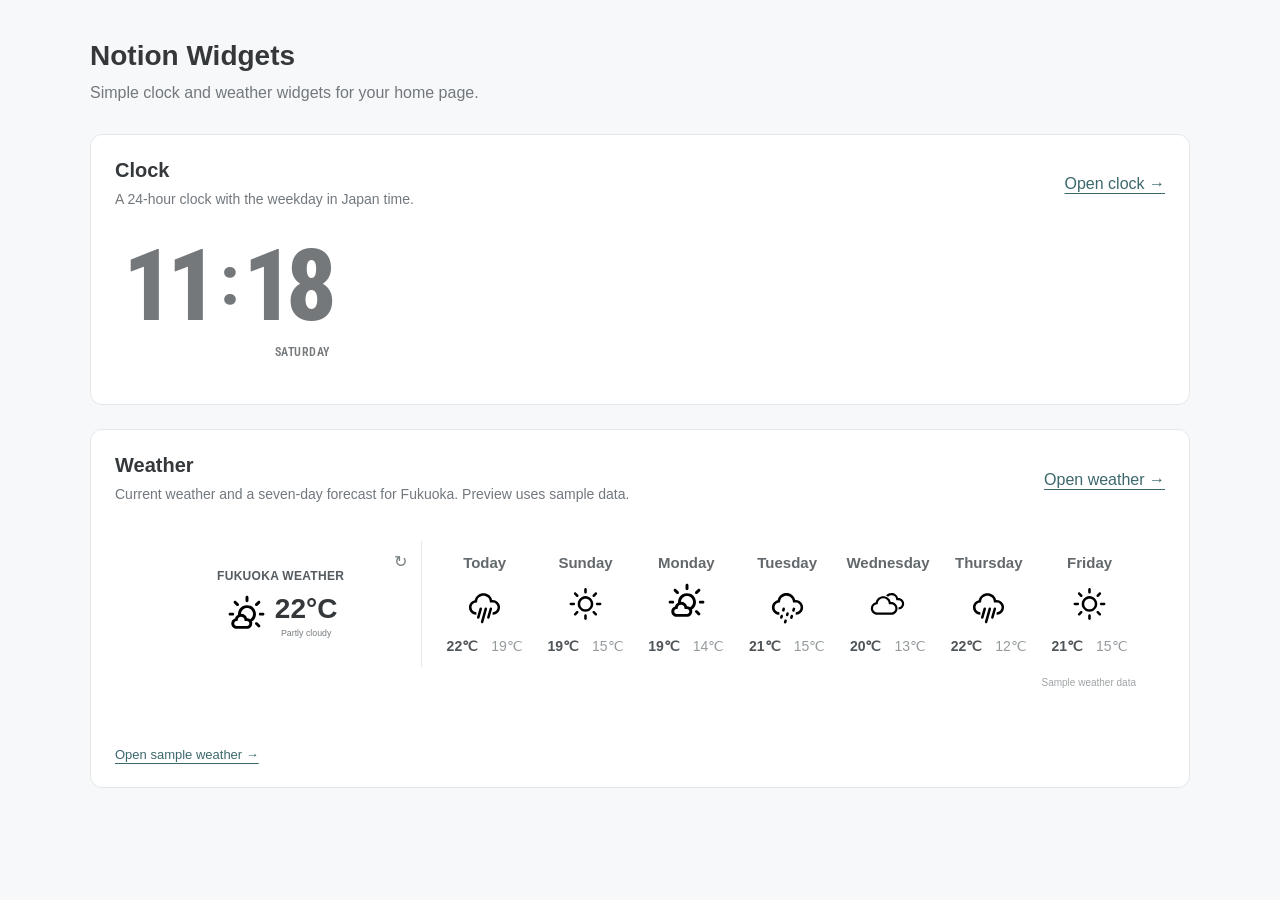
<file: index.html>
<!doctype html>
<html lang="en">
<head>
  <meta charset="utf-8">
  <meta name="viewport" content="width=device-width, initial-scale=1">
  <title>Notion Widgets</title>
  <link rel="stylesheet" href="./style.css">
</head>
<body>
  <main>
    <header class="page-header">
      <h1>Notion Widgets</h1>
      <p>Simple clock and weather widgets for your home page.</p>
    </header>
    <section class="widget" aria-labelledby="clock-title">
      <div class="widget-header">
        <div>
          <h2 id="clock-title">Clock</h2>
          <p>A 24-hour clock with the weekday in Japan time.</p>
        </div>
        <a href="./simple-clock/index.html">Open clock →</a>
      </div>
      <iframe class="clock-preview" src="./simple-clock/index.html" title="Clock preview"></iframe>
    </section>
    <section class="widget" aria-labelledby="weather-title">
      <div class="widget-header">
        <div>
          <h2 id="weather-title">Weather</h2>
          <p>Current weather and a seven-day forecast for Fukuoka. Preview uses sample data.</p>
        </div>
        <a href="./mono-weather/index.html?live=1">Open weather →</a>
      </div>
      <iframe class="weather-preview" src="./mono-weather/index.html" title="Weather preview with sample data"></iframe>
      <a class="sample-link" href="./mono-weather/index.html">Open sample weather →</a>
    </section>
  </main>
</body>
</html>
</file>
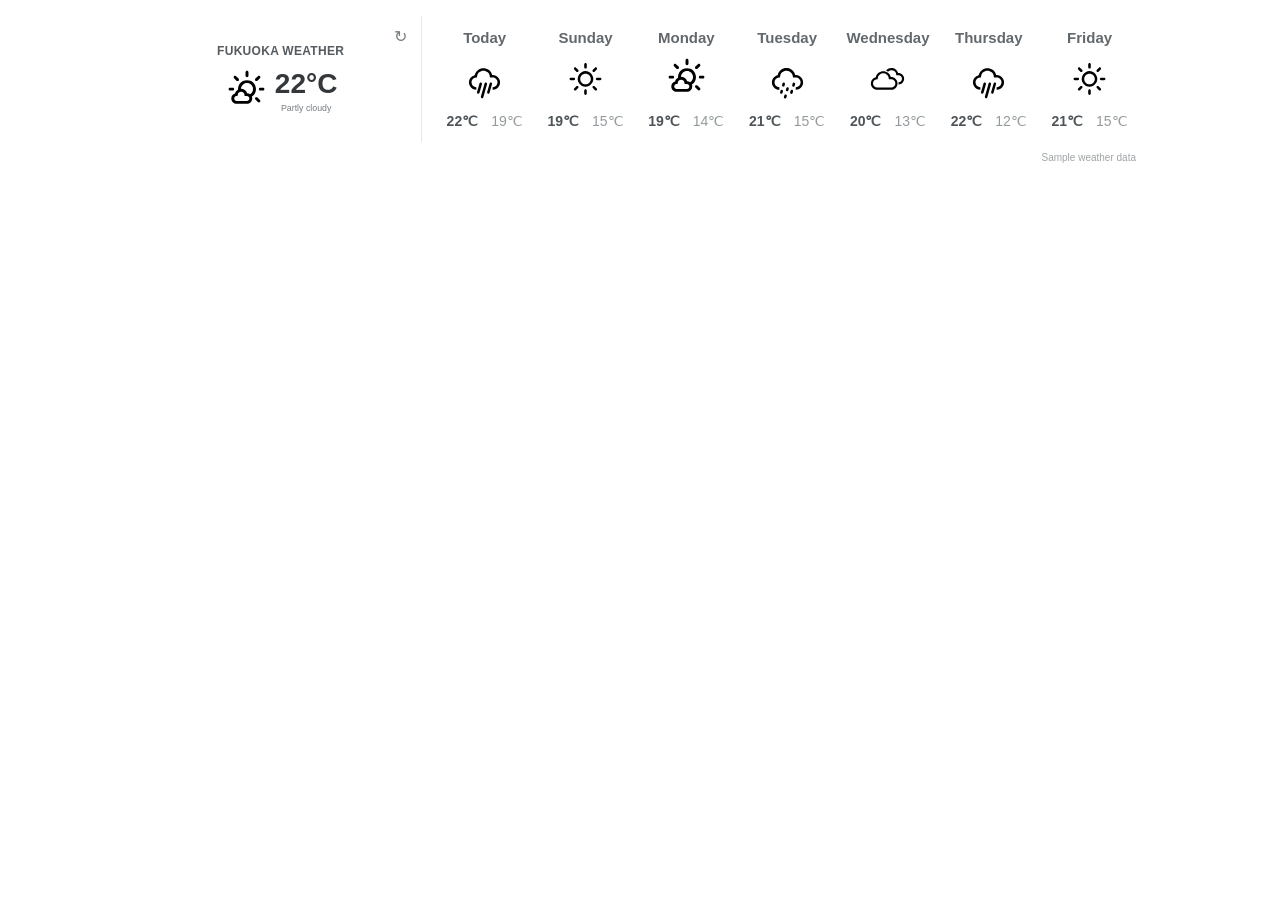
<file: mono-weather/index.html>
<!doctype html>
<html lang="en">
<head>
  <meta charset="utf-8">
  <meta name="viewport" content="width=device-width, initial-scale=1">
  <meta name="color-scheme" content="light">
  <title>Weather</title>
  <link rel="stylesheet" href="./style.css">
</head>
<body>
  <main class="weather" aria-label="Fukuoka weather">
    <p class="message" id="message" role="status">Loading weather…</p>
    <div class="weather-content" id="weather-content" hidden>
      <div class="weather-scroll">
        <div class="weather-row">
          <section class="current" aria-label="Current weather in Fukuoka">
            <p class="place">FUKUOKA WEATHER</p>
            <div class="current-reading" id="current-reading" hidden>
              <img class="current-icon" id="current-icon" alt="">
              <div>
                <div class="temperature"><span id="current-temperature">--</span>°C</div>
                <div class="condition" id="current-condition"></div>
              </div>
            </div>
            <button class="refresh" id="refresh" type="button" aria-label="Refresh weather">↻</button>
          </section>
          <section class="forecast-section" aria-label="Weekly forecast">
            <div class="forecast" id="forecast" role="list"></div>
          </section>
        </div>
      </div>
      <p class="attribution">
        Weather data by
        <a href="https://open-meteo.com/" target="_blank" rel="noreferrer">Open-Meteo</a>
      </p>
    </div>
    <button class="retry" id="retry" type="button" hidden>Retry</button>
  </main>
  <script src="./weather.js"></script>
  <script src="./mock-weather.js"></script>
  <script>
    const { fetchFukuokaForecast, forecastDayLabel, weatherForCode, createMockForecast } = WeatherWidget;

    const useMock = new URLSearchParams(location.search).get("live") !== "1";
    if (useMock) {
      document.querySelector(".attribution").textContent = "Sample weather data";
    }

    const message = document.getElementById("message");
    const retry = document.getElementById("retry");
    const refresh = document.getElementById("refresh");
    const currentReading = document.getElementById("current-reading");
    const weatherContent = document.getElementById("weather-content");
    const forecast = document.getElementById("forecast");

    function renderDay(day, index) {
      const condition = weatherForCode(day.code);
      const card = document.createElement("article");
      card.className = "day";
      card.setAttribute("role", "listitem");
      const accessibleLabel = `${forecastDayLabel(day.date, index)}: ${condition.label}, `
        + `high ${day.high} degrees, low ${day.low} degrees`;
      card.setAttribute("aria-label", accessibleLabel);

      const name = document.createElement("span");
      name.className = "day-name";
      name.textContent = forecastDayLabel(day.date, index);
      const icon = document.createElement("img");
      icon.className = "day-icon";
      icon.src = condition.icon;
      icon.alt = condition.label;
      const temperatures = document.createElement("span");
      temperatures.className = "day-temperatures";
      const high = document.createElement("span");
      high.className = "day-high";
      high.textContent = `${day.high}℃`;
      const low = document.createElement("span");
      low.className = "day-low";
      low.textContent = `${day.low}℃`;

      temperatures.append(high, low);
      card.append(name, icon, temperatures);
      return card;
    }

    async function loadWeather() {
      message.hidden = false;
      message.textContent = "Loading weather…";
      retry.hidden = true;
      refresh.disabled = true;
      try {
        const data = useMock ? createMockForecast() : await fetchFukuokaForecast();
        const icon = document.getElementById("current-icon");
        icon.src = data.current.icon;
        icon.alt = data.current.label;
        document.getElementById("current-temperature").textContent = data.current.temperature;
        document.getElementById("current-condition").textContent = data.current.label;
        forecast.replaceChildren(...data.days.map(renderDay));
        currentReading.hidden = false;
        weatherContent.hidden = false;
        message.hidden = true;
      } catch (error) {
        currentReading.hidden = true;
        weatherContent.hidden = true;
        message.textContent = error instanceof Error
          ? `Unable to load weather. ${error.message}`
          : "Unable to load weather. Check your connection and try again.";
        retry.hidden = false;
      } finally {
        refresh.disabled = false;
      }
    }

    retry.addEventListener("click", loadWeather);
    refresh.addEventListener("click", loadWeather);
    loadWeather();
  </script>
</body>
</html>
</file>
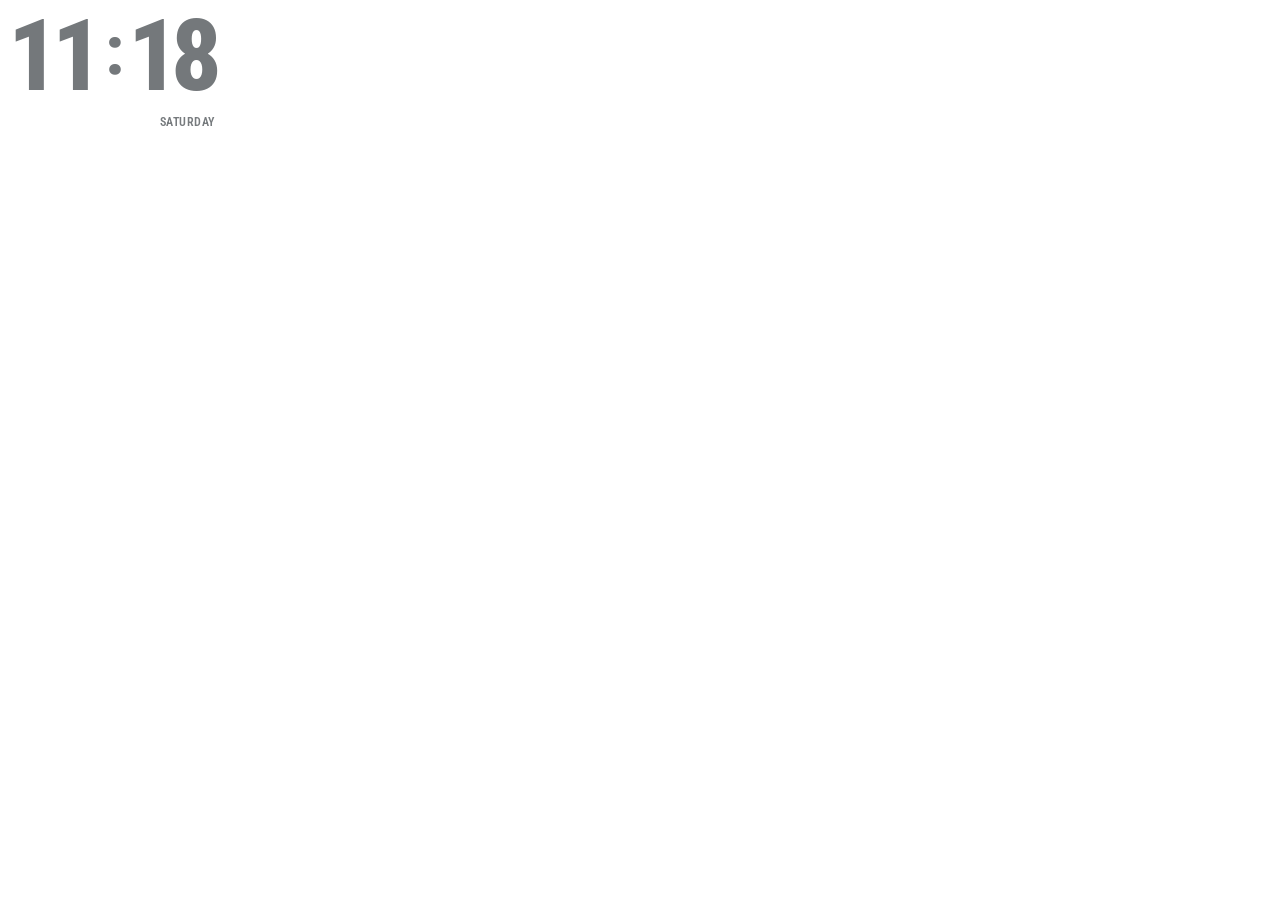
<file: simple-clock/index.html>
<!doctype html>
<html lang="ja">
<head>
  <meta charset="utf-8">
  <meta name="viewport" content="width=device-width, initial-scale=1">
  <title>Notion Clock</title>
  <link rel="preconnect" href="https://fonts.googleapis.com">
  <link rel="preconnect" href="https://fonts.gstatic.com" crossorigin>
  <link href="https://fonts.googleapis.com/css2?family=Roboto+Condensed:wght@700;800;900&display=swap" rel="stylesheet">
  <style>
    :root {
      color-scheme: light dark;
      font-family: "Roboto Condensed", Roboto, -apple-system, BlinkMacSystemFont, "Segoe UI", sans-serif;
      background: #ffffff;
      color: #74787b;
    }
    * { box-sizing: border-box; }
    body { margin: 0; padding: 8px; background: transparent; }
    .clock { width: fit-content; }
    .time {
      display: flex;
      align-items: center;
      gap: 10px;
      font-family: "Roboto Condensed", Roboto, "Arial Narrow", sans-serif;
      font-size: clamp(64px, 17vw, 100px);
      font-weight: 800;
      line-height: .95;
      letter-spacing: -.075em;
      font-variant-numeric: tabular-nums;
    }
    .colon { margin: 0 1px 8px 0; font-size: .68em; }
    .meta {
      display: flex;
      justify-content: flex-end;
      width: 100%;
      margin: 12px 0 0;
      color: #777b7e;
      font-size: 12px;
      font-weight: 600;
      letter-spacing: .04em;
      text-transform: uppercase;
    }
    @media (prefers-color-scheme: dark) {
      :root { background: #191919; color: #d4d4d4; }
      .meta { color: #a6a6a6; }
    }
  </style>
</head>
<body>
  <main class="clock" aria-label="日本時間の時計">
    <div class="time" aria-live="off">
      <span id="hours">00</span><span class="colon">:</span><span id="minutes">00</span>
    </div>
    <div class="meta"><span id="weekday">MONDAY</span></div>
  </main>
  <script>
    const formatter = new Intl.DateTimeFormat("en-US", {
      timeZone: "Asia/Tokyo",
      hour: "2-digit",
      minute: "2-digit",
      hourCycle: "h23",
      weekday: "long"
    });

    function updateClock() {
      const parts = Object.fromEntries(formatter.formatToParts(new Date()).map(part => [part.type, part.value]));
      document.getElementById("hours").textContent = parts.hour;
      document.getElementById("minutes").textContent = parts.minute;
      document.getElementById("weekday").textContent = parts.weekday;
    }

    updateClock();
    setInterval(updateClock, 1000);
  </script>
</body>
</html>
</file>
<file: style.css>
:root {
  color-scheme: light;
  font-family: -apple-system, BlinkMacSystemFont, "Segoe UI", sans-serif;
  color: #34383b;
  background: #f7f8f9;
}

* { box-sizing: border-box; }
body { margin: 0; padding: 40px 20px; }
main { max-width: 1100px; margin: 0 auto; }
h1, h2, p { margin: 0; }
h1 { font-size: 28px; }
h2 { font-size: 20px; }
p { color: #72787d; line-height: 1.6; }
a { color: #3c686d; text-underline-offset: 4px; }
a:focus-visible { outline: 2px solid #3c686d; outline-offset: 4px; }
.page-header { margin-bottom: 28px; }
.page-header p { margin-top: 8px; }

.widget {
  margin-bottom: 24px;
  padding: 24px;
  border: 1px solid #e4e7e9;
  border-radius: 12px;
  background: #fff;
}

.widget-header {
  display: flex;
  align-items: center;
  justify-content: space-between;
  flex-wrap: wrap;
  gap: 16px;
  margin-bottom: 20px;
}

.widget-header p { margin-top: 6px; font-size: 14px; }
.widget-header a { white-space: nowrap; }
iframe { display: block; width: 100%; border: 0; }
.clock-preview { height: 150px; }
.weather-preview { height: 210px; }
.sample-link { display: inline-block; margin-top: 12px; font-size: 13px; }

@media (max-width: 600px) {
  body { padding: 24px 12px; }
  .widget { padding: 16px; }
}
</file>
<file: mono-weather/style.css>
:root {
  color-scheme: light dark;
  font-family: -apple-system, BlinkMacSystemFont, "Segoe UI", sans-serif;
  color: #34383b;
  background: #ffffff;
}

* { box-sizing: border-box; }

body { margin: 0; padding: 16px; background: transparent; }
.weather { width: 100%; max-width: 1000px; margin: 0 auto; }
h1, p { margin-top: 0; }
h1 { margin-bottom: 18px; font-size: 18px; font-weight: 650; text-align: center; }
.message { margin: 24px 4px; color: #767c80; font-size: 13px; text-align: center; }
.message[hidden], .weather-content[hidden] { display: none; }
.weather-scroll { overflow-x: auto; scrollbar-width: thin; }

.weather-row {
  display: grid;
  grid-template-columns: 0.8fr 2fr;
  align-items: center;
  gap: 12px;
  width: 100%;
  margin: 0 auto;
}

/* Current weather sizing */
.current {
  position: relative;
  display: flex;
  align-self: stretch;
  flex-direction: column;
  justify-content: center;
  gap: 11.2px;
  padding: 9.6px;
  border-right: 1px solid #e5e7e8;
  text-align: center;
}

.place {
  margin: 0;
  color: #555b5f;
  font-size: 12px;
  font-weight: 650;
  letter-spacing: .025em;
}

.current-reading { display: flex; align-items: center; justify-content: center; gap: 6px; }
.current-icon { width: 45px; height: 45px; object-fit: contain; }
.temperature { font-size: 28px; font-weight: 650; line-height: 1; white-space: nowrap; }
.condition { margin-top: 5px; color: #777d81; font-size: 8.8px; }

.refresh {
  position: absolute;
  top: 6.4px;
  right: 9.6px;
  border: 0;
  padding: 4.8px;
  border-radius: 8px;
  background: transparent;
  color: #777d81;
  font: inherit;
  cursor: pointer;
}

.refresh:hover { background: #f2f3f3; }
.refresh:focus-visible, .retry:focus-visible { outline: 2px solid #6e9ca0; outline-offset: 2px; }

/* Weekly forecast sizing */
.forecast-section { min-width: 0; }
.forecast { display: grid; grid-template-columns: repeat(7, 1fr); }

.day {
  display: flex;
  flex-direction: column;
  align-items: center;
  gap: 11px;
  padding: 13px 3px;
  text-align: center;
}

.day-name {
  color: #62686c;
  font-size: clamp(10px, 2vw, 15px);
  font-weight: 600;
  white-space: nowrap;
}

.day-icon { width: 45px; height: 45px; object-fit: contain; }

.day-temperatures {
  display: flex;
  gap: 13px;
  font-size: 14px;
  font-variant-numeric: tabular-nums;
  white-space: nowrap;
}

.day-high { color: #4e5458; font-weight: 650; }
.day-low { color: #959a9d; }

.retry {
  display: block;
  margin: 8px auto;
  border: 0;
  background: transparent;
  color: #4c777b;
  font: inherit;
  text-decoration: underline;
  cursor: pointer;
}

.retry[hidden] { display: none; }
.attribution { margin: 10px 4px 0; color: #a0a4a6; font-size: 10px; text-align: right; }
.attribution a { color: inherit; }

@media (prefers-color-scheme: dark) {
  :root { background: #191919; color: #e3e3e3; }
  .current { border-right-color: #373737; }
  .place, .day-name, .day-high { color: #cccccc; }
  .message, .condition, .refresh, .day-low, .attribution { color: #a6a6a6; }
  .current-icon, .day-icon { filter: invert(1); }
  .refresh:hover { background: #2c2c2c; }
  .retry { color: #a5ced2; }
}

@media (max-width: 600px) {
  body { padding: 12px; }
  h1 { margin-bottom: 14px; }
}
</file>
